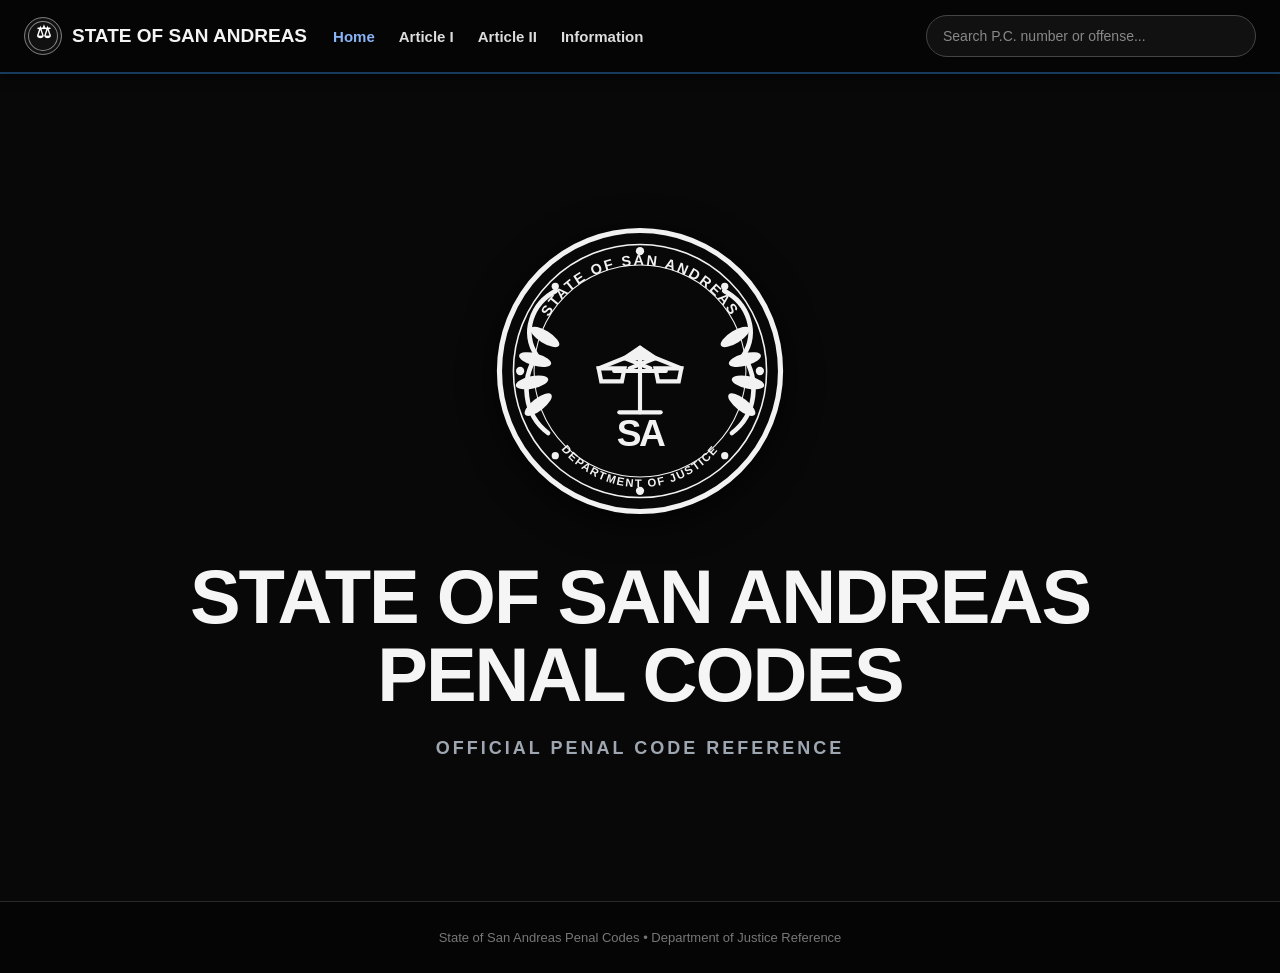
<file: index.html>
<!DOCTYPE html>
<html lang="en">
<head>
<meta charset="UTF-8"><meta name="viewport" content="width=device-width,initial-scale=1">
<title>State of San Andreas Penal Codes</title>
<link rel="stylesheet" href="styles.css">
</head>
<body>
<header class="site-header"><nav class="nav">
<a class="brand" href="index.html"><span class="brand-mark">SA</span><span>STATE OF SAN ANDREAS</span></a>
<button class="menu-toggle" aria-label="Open menu" onclick="document.querySelector('.nav-links').classList.toggle('open')">☰</button>
<div class="nav-links"><a class="active" href="index.html">Home</a><a href="article1.html">Article I</a><a href="article2.html">Article II</a><a href="information.html">Information</a></div>
<input class="global-search" id="globalSearch" type="search" placeholder="Search P.C. number or offense..." aria-label="Search Penal Code">
</nav></header>
<main class="hero-home">
<div>
<img class="seal" src="sa-seal.svg" alt="State of San Andreas Department of Justice seal">
<h1 class="home-title">STATE OF SAN ANDREAS<br>PENAL CODES</h1>
<p class="home-subtitle">OFFICIAL PENAL CODE REFERENCE</p>
</div>
</main>
<footer class="footer">State of San Andreas Penal Codes • Department of Justice Reference</footer>
<script>
const search=document.getElementById('globalSearch');
search.addEventListener('keydown',e=>{if(e.key==='Enter'&&search.value.trim())location.href='article2.html?q='+encodeURIComponent(search.value.trim())});
</script>
</body>
</html>
</file>
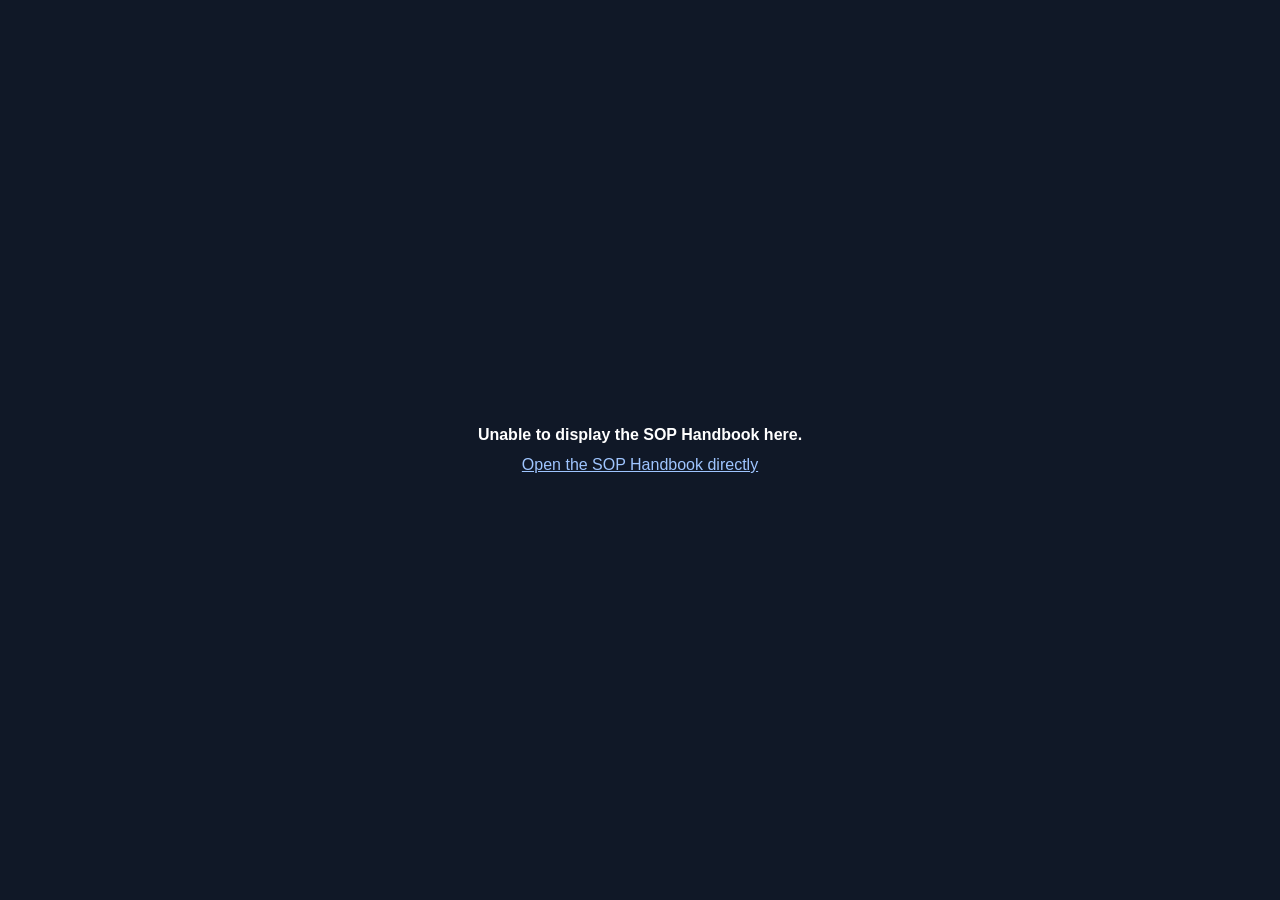
<file: sops/index.html>
<!doctype html>
<html lang="en">
<head>
  <meta charset="utf-8">
  <meta name="viewport" content="width=device-width, initial-scale=1">
  <meta name="theme-color" content="#101827">
  <title>LSPD Standard Operating Procedures</title>
  <style>
    * { box-sizing: border-box; }
    html, body { margin: 0; width: 100%; height: 100%; overflow: hidden; background: #101827; }
    iframe { display: block; width: 100%; height: 100%; border: 0; }
    .fallback { position: fixed; inset: 0; display: grid; place-content: center; gap: 12px; padding: 24px; color: #fff; font: 16px Arial, sans-serif; text-align: center; background: #101827; }
    .fallback a { color: #9fc5ff; }
  </style>
</head>
<body>
  <iframe
    src="https://lspd-government.github.io/LSPD-SOP-Handbook/"
    title="LSPD SOP Handbook"
    allow="fullscreen"
    onerror="document.getElementById('fallback').hidden = false">
  </iframe>
  <div class="fallback" id="fallback" hidden>
    <strong>Unable to display the SOP Handbook here.</strong>
    <a href="https://lspd-government.github.io/LSPD-SOP-Handbook/">Open the SOP Handbook directly</a>
  </div>
</body>
</html>
</file>
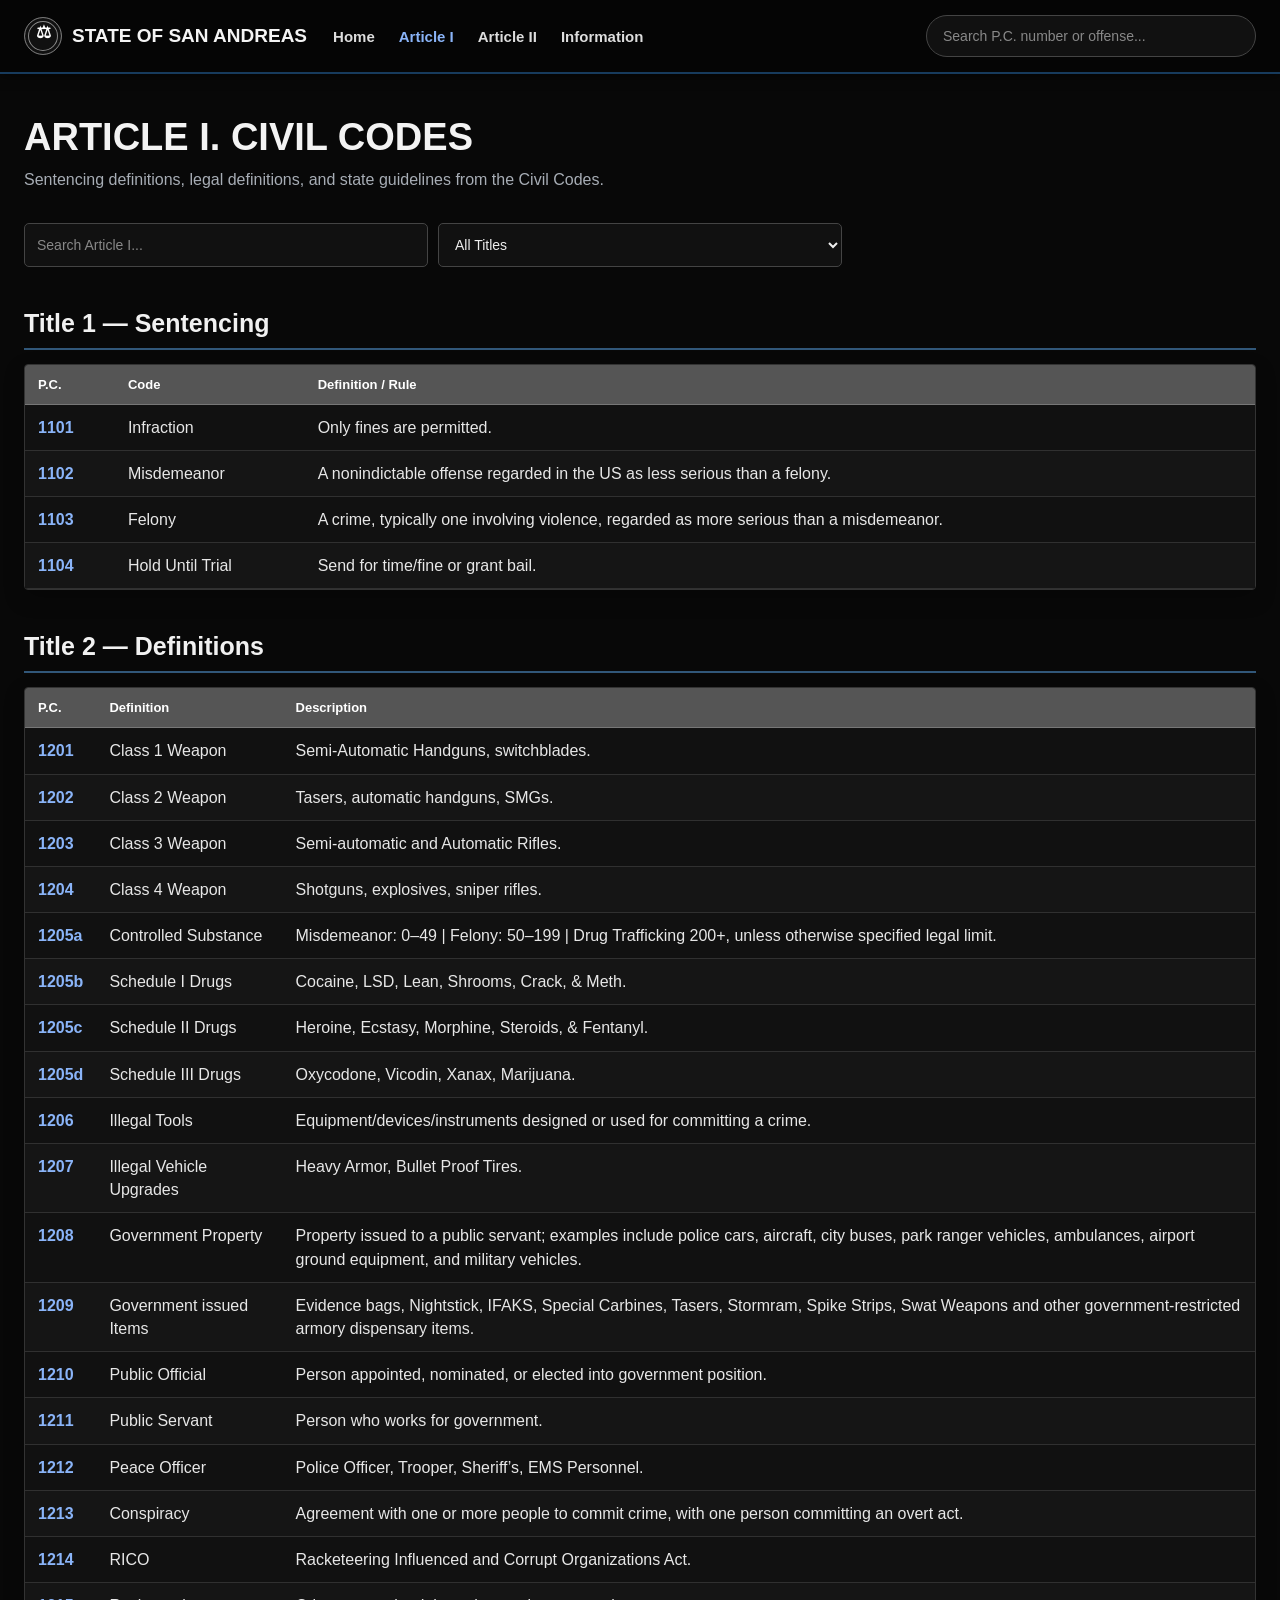
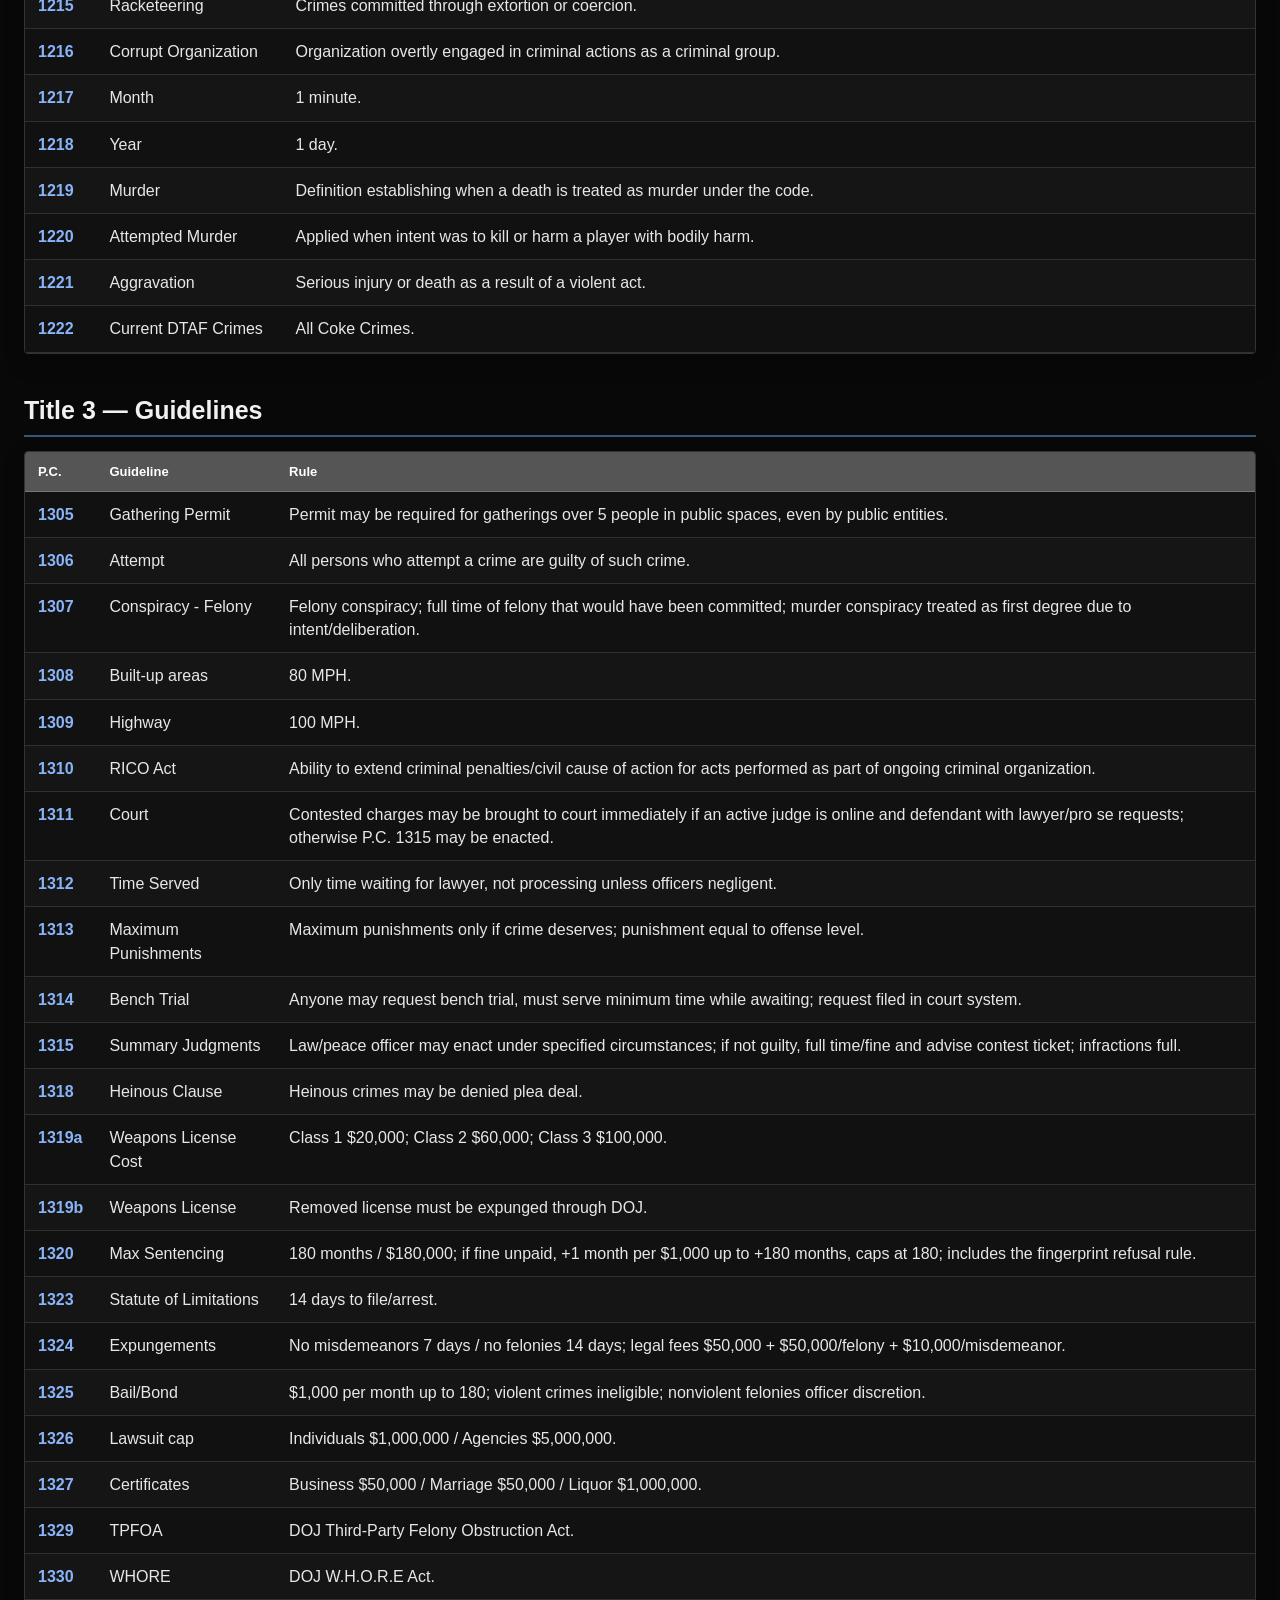
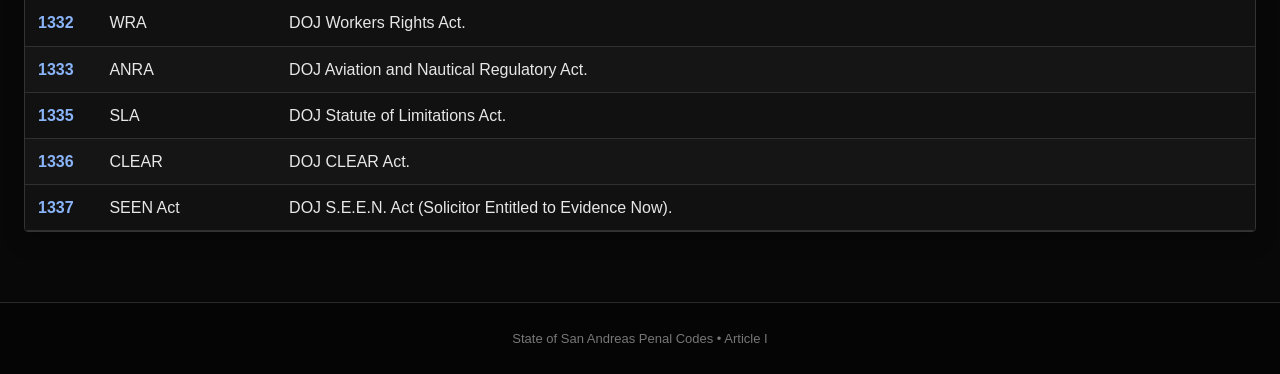
<file: article1.html>
<!DOCTYPE html>
<html lang="en">
<head>
<meta charset="UTF-8"><meta name="viewport" content="width=device-width,initial-scale=1">
<title>Article I | State of San Andreas Penal Codes</title><link rel="stylesheet" href="styles.css">
</head>
<body>
<header class="site-header"><nav class="nav">
<a class="brand" href="index.html"><span class="brand-mark">SA</span><span>STATE OF SAN ANDREAS</span></a>
<button class="menu-toggle" aria-label="Open menu" onclick="document.querySelector('.nav-links').classList.toggle('open')">☰</button>
<div class="nav-links"><a href="index.html">Home</a><a class="active" href="article1.html">Article I</a><a href="article2.html">Article II</a><a href="information.html">Information</a></div>
<input class="global-search" id="globalSearch" type="search" placeholder="Search P.C. number or offense..." aria-label="Search Penal Code">
</nav></header>
<main class="page">
<h1 class="page-title">ARTICLE I. CIVIL CODES</h1>
<p class="page-lead">Sentencing definitions, legal definitions, and state guidelines from the Civil Codes.</p>
<div class="toolbar"><input id="articleSearch" type="search" placeholder="Search Article I..."><select id="titleFilter"><option value="all">All Titles</option><option value="title1">Title 1 — Sentencing</option><option value="title2">Title 2 — Definitions</option><option value="title3">Title 3 — Guidelines</option></select></div>
<section data-title="title1"><h2 class="section-title">Title 1 — Sentencing</h2><div class="code-table-wrap"><table class="code-table"><thead><tr><th>P.C.</th><th>Code</th><th>Definition / Rule</th></tr></thead><tbody>
<tr><td class="pc">1101</td><td>Infraction</td><td>Only fines are permitted.</td></tr><tr><td class="pc">1102</td><td>Misdemeanor</td><td>A nonindictable offense regarded in the US as less serious than a felony.</td></tr><tr><td class="pc">1103</td><td>Felony</td><td>A crime, typically one involving violence, regarded as more serious than a misdemeanor.</td></tr><tr><td class="pc">1104</td><td>Hold Until Trial</td><td>Send for time/fine or grant bail.</td></tr>
</tbody></table></div></section>
<section data-title="title2"><h2 class="section-title">Title 2 — Definitions</h2><div class="code-table-wrap"><table class="code-table"><thead><tr><th>P.C.</th><th>Definition</th><th>Description</th></tr></thead><tbody>
<tr><td class="pc">1201</td><td>Class 1 Weapon</td><td>Semi-Automatic Handguns, switchblades.</td></tr><tr><td class="pc">1202</td><td>Class 2 Weapon</td><td>Tasers, automatic handguns, SMGs.</td></tr><tr><td class="pc">1203</td><td>Class 3 Weapon</td><td>Semi-automatic and Automatic Rifles.</td></tr><tr><td class="pc">1204</td><td>Class 4 Weapon</td><td>Shotguns, explosives, sniper rifles.</td></tr><tr><td class="pc">1205a</td><td>Controlled Substance</td><td>Misdemeanor: 0–49 | Felony: 50–199 | Drug Trafficking 200+, unless otherwise specified legal limit.</td></tr><tr><td class="pc">1205b</td><td>Schedule I Drugs</td><td>Cocaine, LSD, Lean, Shrooms, Crack, &amp; Meth.</td></tr><tr><td class="pc">1205c</td><td>Schedule II Drugs</td><td>Heroine, Ecstasy, Morphine, Steroids, &amp; Fentanyl.</td></tr><tr><td class="pc">1205d</td><td>Schedule III Drugs</td><td>Oxycodone, Vicodin, Xanax, Marijuana.</td></tr><tr><td class="pc">1206</td><td>Illegal Tools</td><td>Equipment/devices/instruments designed or used for committing a crime.</td></tr><tr><td class="pc">1207</td><td>Illegal Vehicle Upgrades</td><td>Heavy Armor, Bullet Proof Tires.</td></tr><tr><td class="pc">1208</td><td>Government Property</td><td>Property issued to a public servant; examples include police cars, aircraft, city buses, park ranger vehicles, ambulances, airport ground equipment, and military vehicles.</td></tr><tr><td class="pc">1209</td><td>Government issued Items</td><td>Evidence bags, Nightstick, IFAKS, Special Carbines, Tasers, Stormram, Spike Strips, Swat Weapons and other government-restricted armory dispensary items.</td></tr><tr><td class="pc">1210</td><td>Public Official</td><td>Person appointed, nominated, or elected into government position.</td></tr><tr><td class="pc">1211</td><td>Public Servant</td><td>Person who works for government.</td></tr><tr><td class="pc">1212</td><td>Peace Officer</td><td>Police Officer, Trooper, Sheriff’s, EMS Personnel.</td></tr><tr><td class="pc">1213</td><td>Conspiracy</td><td>Agreement with one or more people to commit crime, with one person committing an overt act.</td></tr><tr><td class="pc">1214</td><td>RICO</td><td>Racketeering Influenced and Corrupt Organizations Act.</td></tr><tr><td class="pc">1215</td><td>Racketeering</td><td>Crimes committed through extortion or coercion.</td></tr><tr><td class="pc">1216</td><td>Corrupt Organization</td><td>Organization overtly engaged in criminal actions as a criminal group.</td></tr><tr><td class="pc">1217</td><td>Month</td><td>1 minute.</td></tr><tr><td class="pc">1218</td><td>Year</td><td>1 day.</td></tr><tr><td class="pc">1219</td><td>Murder</td><td>Definition establishing when a death is treated as murder under the code.</td></tr><tr><td class="pc">1220</td><td>Attempted Murder</td><td>Applied when intent was to kill or harm a player with bodily harm.</td></tr><tr><td class="pc">1221</td><td>Aggravation</td><td>Serious injury or death as a result of a violent act.</td></tr><tr><td class="pc">1222</td><td>Current DTAF Crimes</td><td>All Coke Crimes.</td></tr>
</tbody></table></div></section>
<section data-title="title3"><h2 class="section-title">Title 3 — Guidelines</h2><div class="code-table-wrap"><table class="code-table"><thead><tr><th>P.C.</th><th>Guideline</th><th>Rule</th></tr></thead><tbody>
<tr><td class="pc">1305</td><td>Gathering Permit</td><td>Permit may be required for gatherings over 5 people in public spaces, even by public entities.</td></tr><tr><td class="pc">1306</td><td>Attempt</td><td>All persons who attempt a crime are guilty of such crime.</td></tr><tr><td class="pc">1307</td><td>Conspiracy - Felony</td><td>Felony conspiracy; full time of felony that would have been committed; murder conspiracy treated as first degree due to intent/deliberation.</td></tr><tr><td class="pc">1308</td><td>Built-up areas</td><td>80 MPH.</td></tr><tr><td class="pc">1309</td><td>Highway</td><td>100 MPH.</td></tr><tr><td class="pc">1310</td><td>RICO Act</td><td>Ability to extend criminal penalties/civil cause of action for acts performed as part of ongoing criminal organization.</td></tr><tr><td class="pc">1311</td><td>Court</td><td>Contested charges may be brought to court immediately if an active judge is online and defendant with lawyer/pro se requests; otherwise P.C. 1315 may be enacted.</td></tr><tr><td class="pc">1312</td><td>Time Served</td><td>Only time waiting for lawyer, not processing unless officers negligent.</td></tr><tr><td class="pc">1313</td><td>Maximum Punishments</td><td>Maximum punishments only if crime deserves; punishment equal to offense level.</td></tr><tr><td class="pc">1314</td><td>Bench Trial</td><td>Anyone may request bench trial, must serve minimum time while awaiting; request filed in court system.</td></tr><tr><td class="pc">1315</td><td>Summary Judgments</td><td>Law/peace officer may enact under specified circumstances; if not guilty, full time/fine and advise contest ticket; infractions full.</td></tr><tr><td class="pc">1318</td><td>Heinous Clause</td><td>Heinous crimes may be denied plea deal.</td></tr><tr><td class="pc">1319a</td><td>Weapons License Cost</td><td>Class 1 $20,000; Class 2 $60,000; Class 3 $100,000.</td></tr><tr><td class="pc">1319b</td><td>Weapons License</td><td>Removed license must be expunged through DOJ.</td></tr><tr><td class="pc">1320</td><td>Max Sentencing</td><td>180 months / $180,000; if fine unpaid, +1 month per $1,000 up to +180 months, caps at 180; includes the fingerprint refusal rule.</td></tr><tr><td class="pc">1323</td><td>Statute of Limitations</td><td>14 days to file/arrest.</td></tr><tr><td class="pc">1324</td><td>Expungements</td><td>No misdemeanors 7 days / no felonies 14 days; legal fees $50,000 + $50,000/felony + $10,000/misdemeanor.</td></tr><tr><td class="pc">1325</td><td>Bail/Bond</td><td>$1,000 per month up to 180; violent crimes ineligible; nonviolent felonies officer discretion.</td></tr><tr><td class="pc">1326</td><td>Lawsuit cap</td><td>Individuals $1,000,000 / Agencies $5,000,000.</td></tr><tr><td class="pc">1327</td><td>Certificates</td><td>Business $50,000 / Marriage $50,000 / Liquor $1,000,000.</td></tr><tr><td class="pc">1329</td><td>TPFOA</td><td>DOJ Third-Party Felony Obstruction Act.</td></tr><tr><td class="pc">1330</td><td>WHORE</td><td>DOJ W.H.O.R.E Act.</td></tr><tr><td class="pc">1332</td><td>WRA</td><td>DOJ Workers Rights Act.</td></tr><tr><td class="pc">1333</td><td>ANRA</td><td>DOJ Aviation and Nautical Regulatory Act.</td></tr><tr><td class="pc">1335</td><td>SLA</td><td>DOJ Statute of Limitations Act.</td></tr><tr><td class="pc">1336</td><td>CLEAR</td><td>DOJ CLEAR Act.</td></tr><tr><td class="pc">1337</td><td>SEEN Act</td><td>DOJ S.E.E.N. Act (Solicitor Entitled to Evidence Now).</td></tr>
</tbody></table></div></section>
</main>
<footer class="footer">State of San Andreas Penal Codes • Article I</footer>
<script>
const globalSearch=document.getElementById('globalSearch');const articleSearch=document.getElementById('articleSearch');const titleFilter=document.getElementById('titleFilter');
globalSearch.addEventListener('keydown',e=>{if(e.key==='Enter'&&globalSearch.value.trim())location.href='article2.html?q='+encodeURIComponent(globalSearch.value.trim())});
function filterArticle(){const q=articleSearch.value.toLowerCase();const title=titleFilter.value;document.querySelectorAll('section[data-title]').forEach(sec=>{let show=title==='all'||sec.dataset.title===title;if(show&&q){show=sec.innerText.toLowerCase().includes(q)}sec.style.display=show?'block':'none'});}
articleSearch.addEventListener('input',filterArticle);titleFilter.addEventListener('change',filterArticle);
</script>
</body>
</html>
</file>
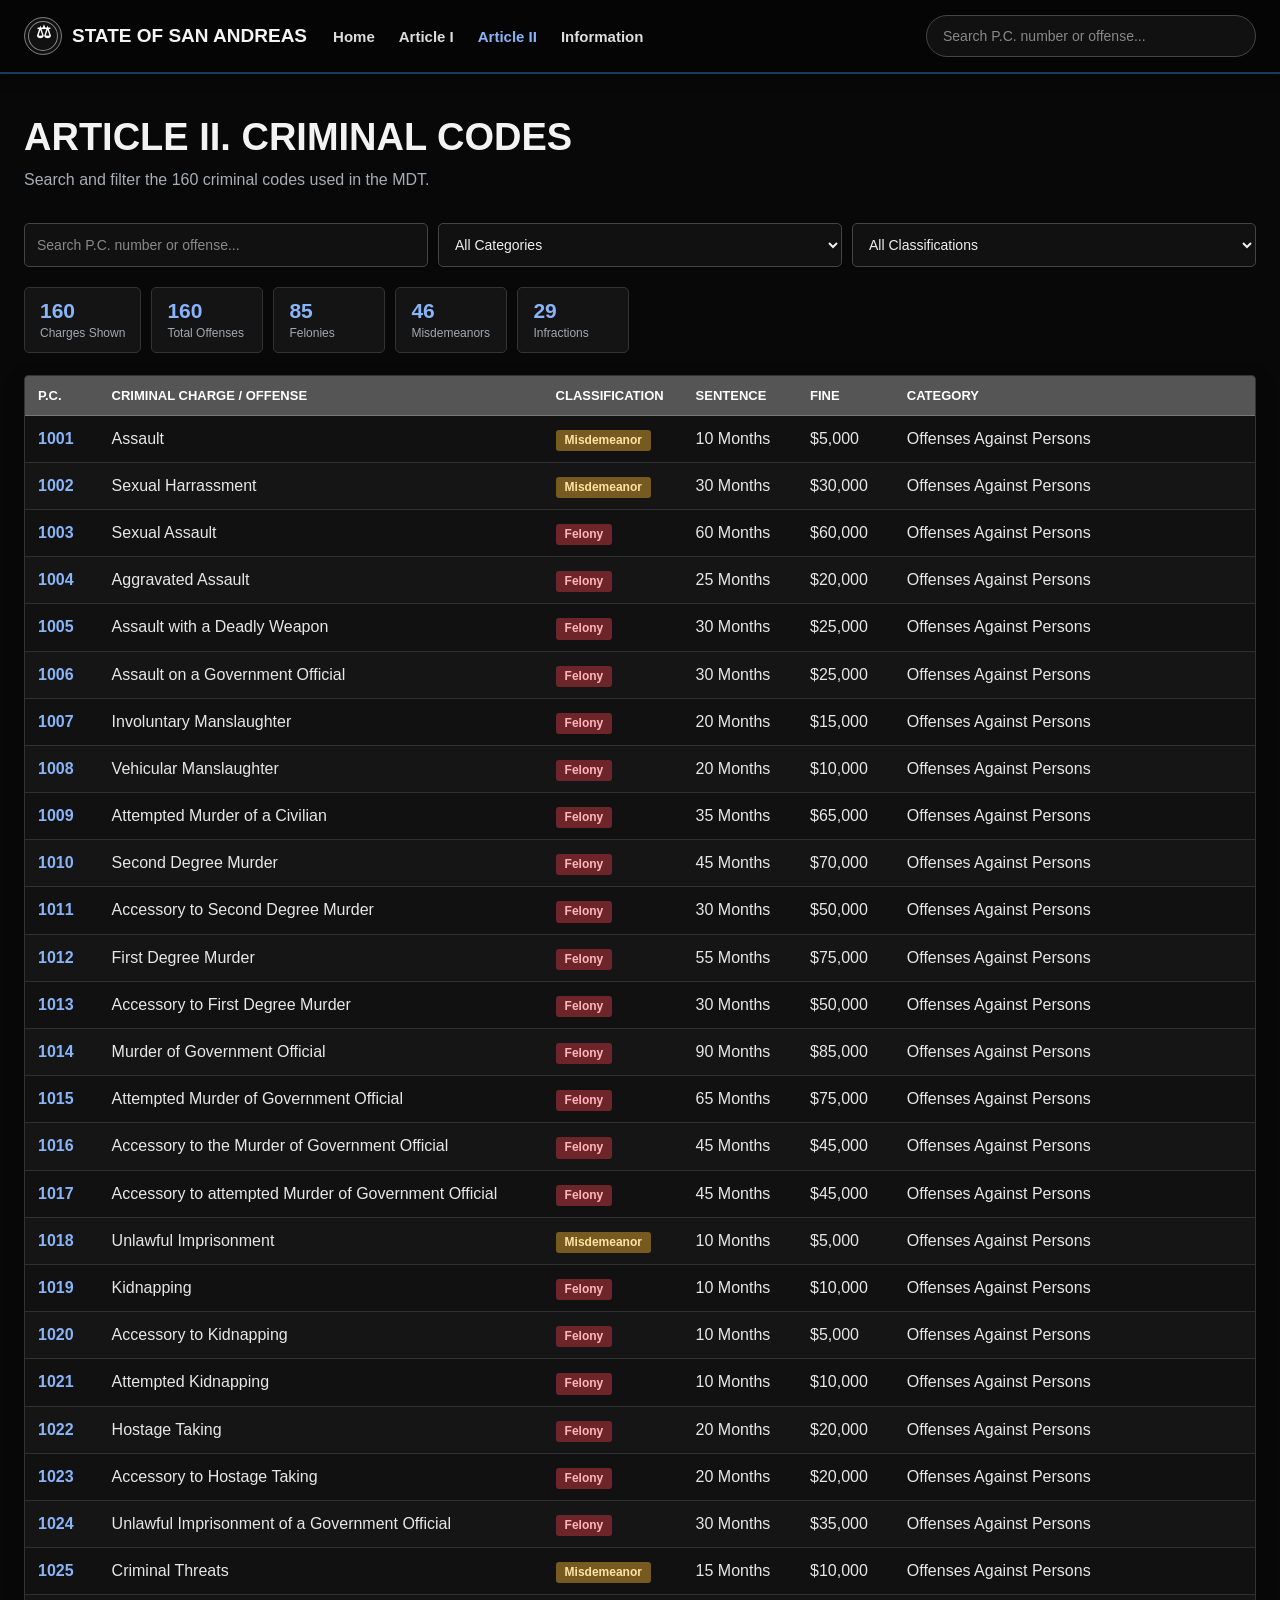
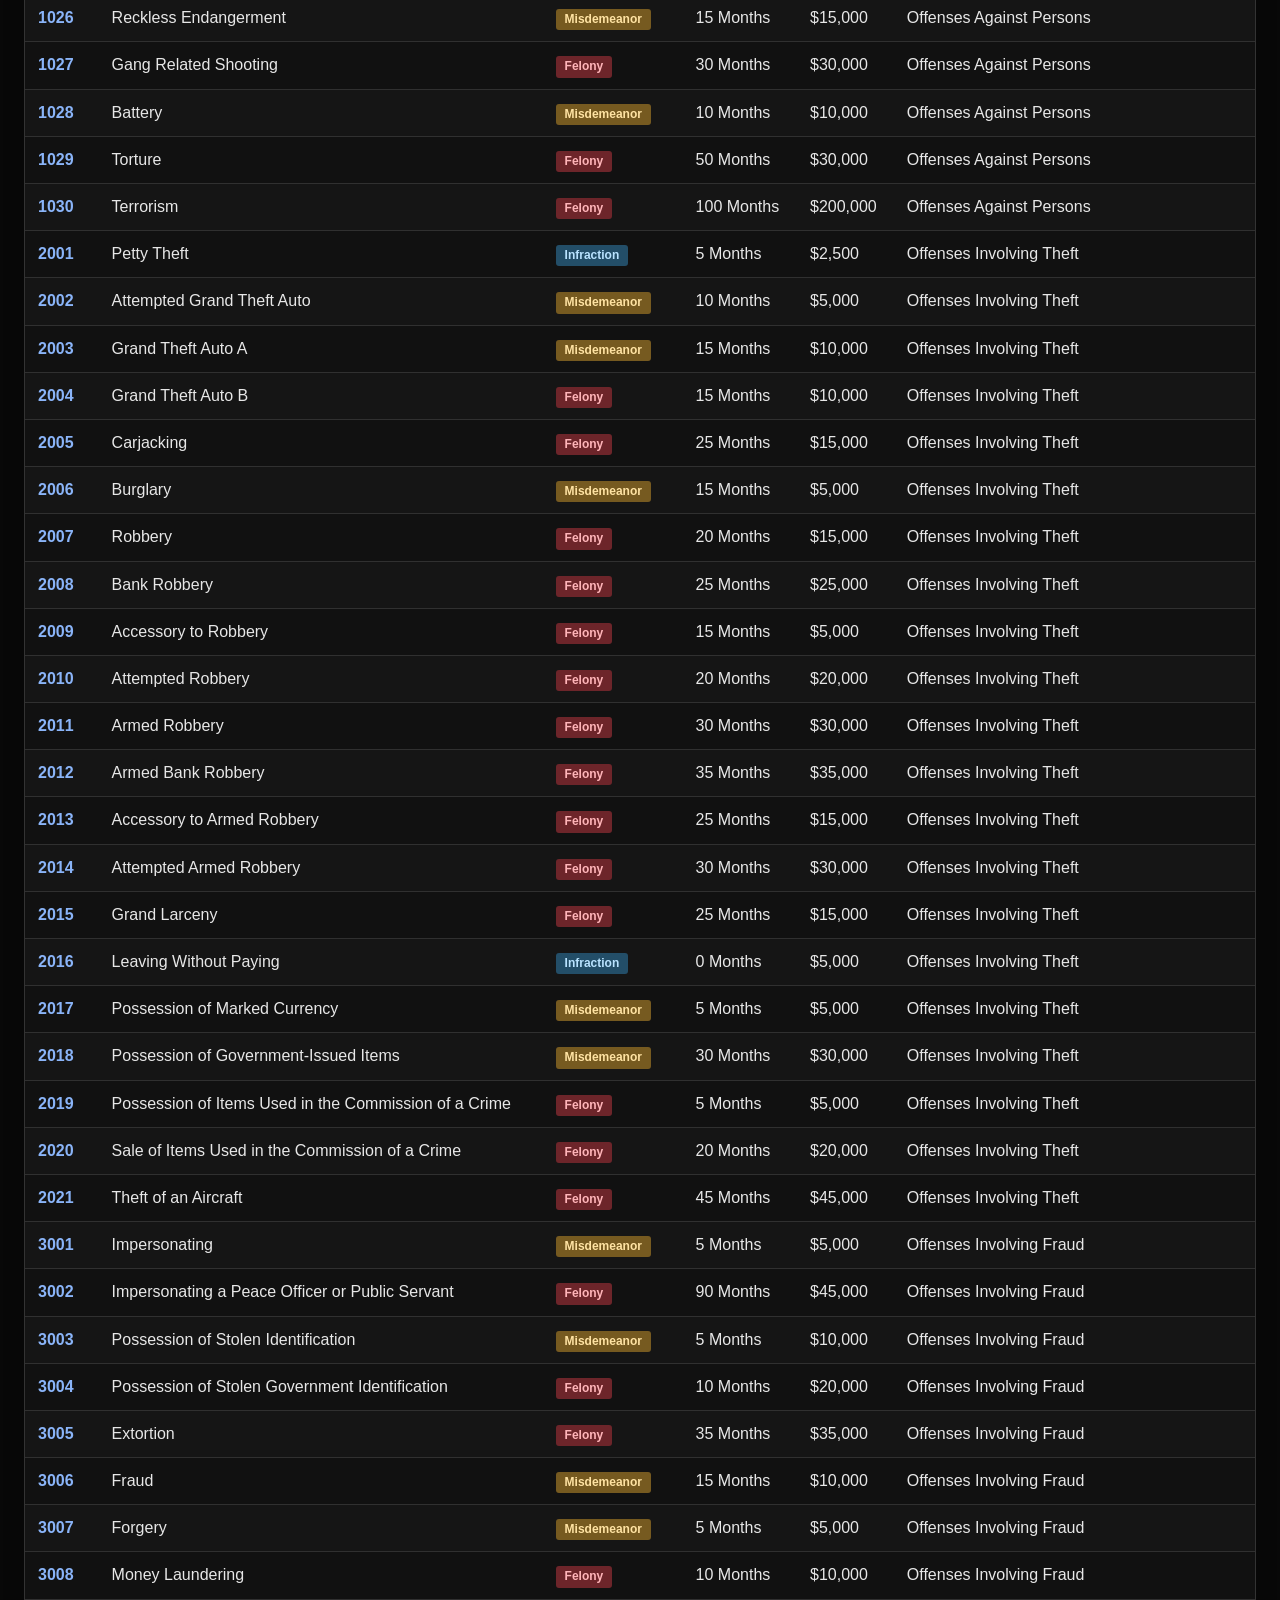
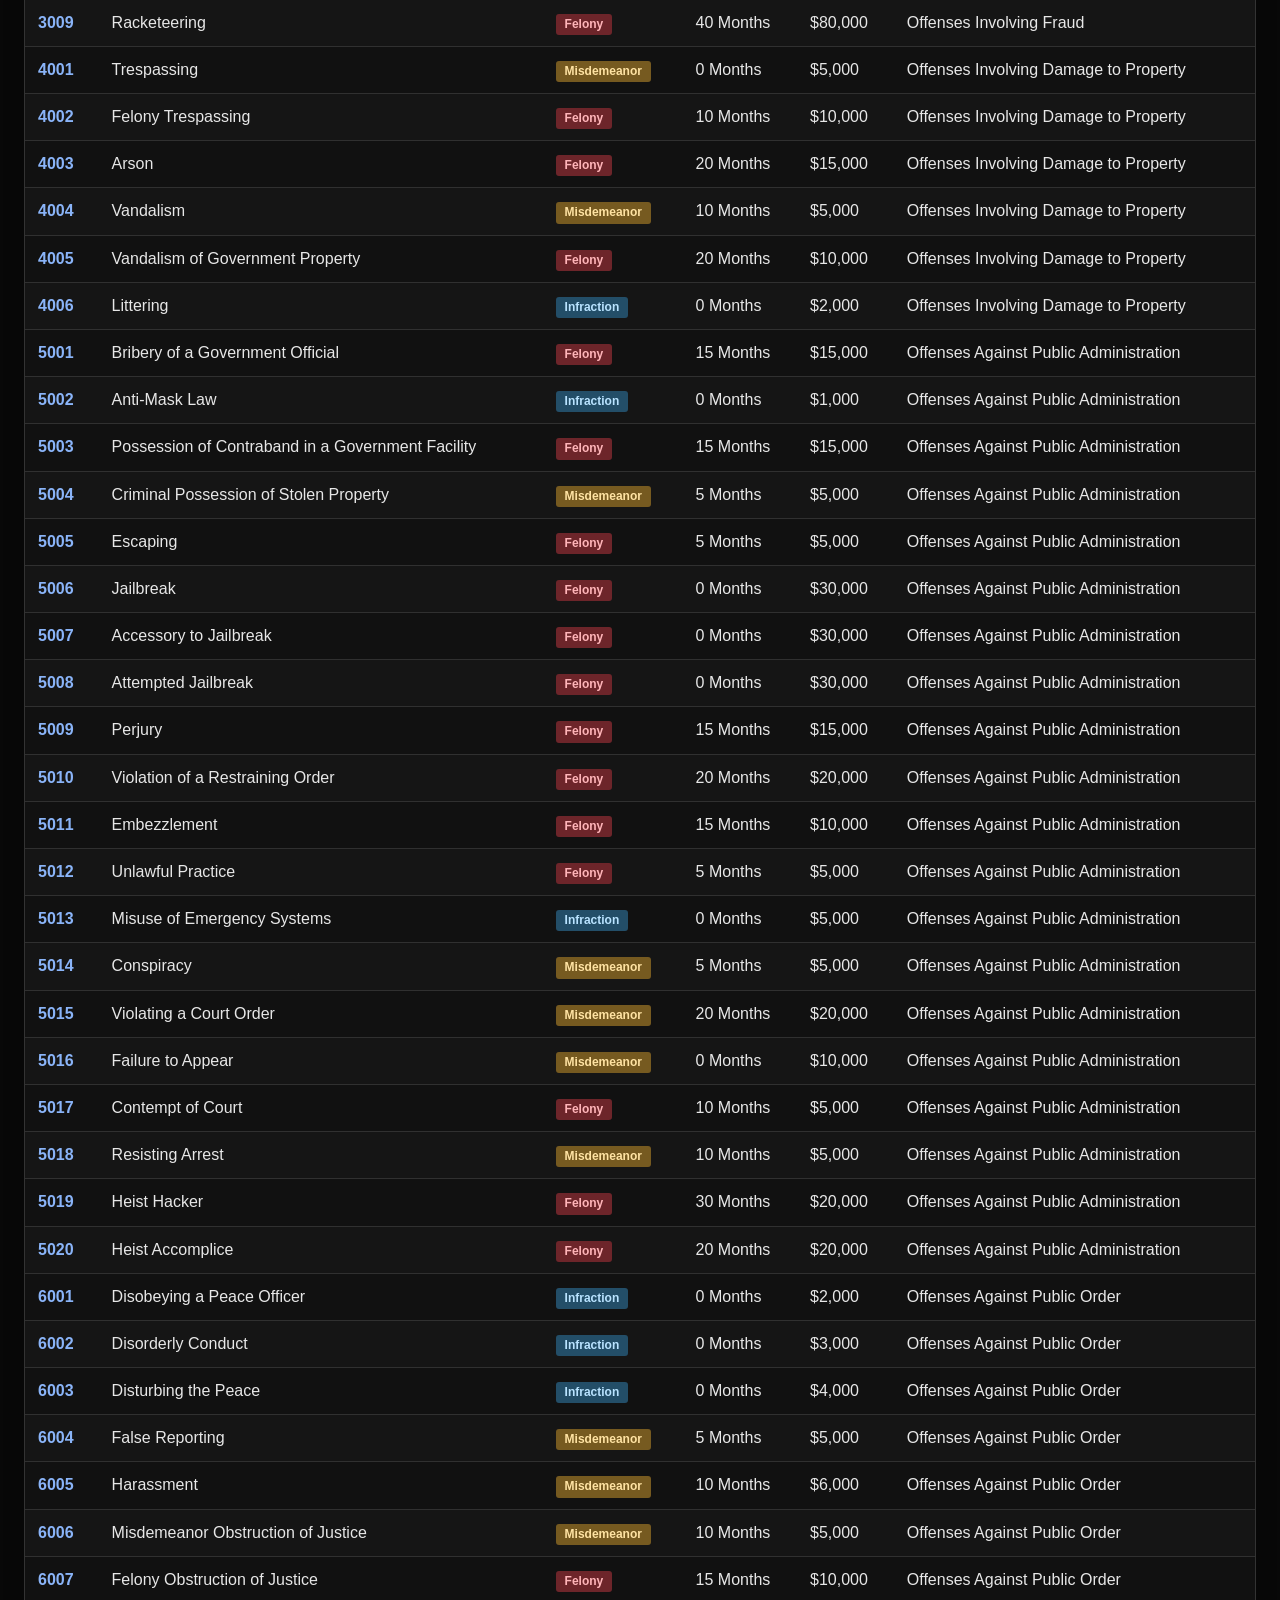
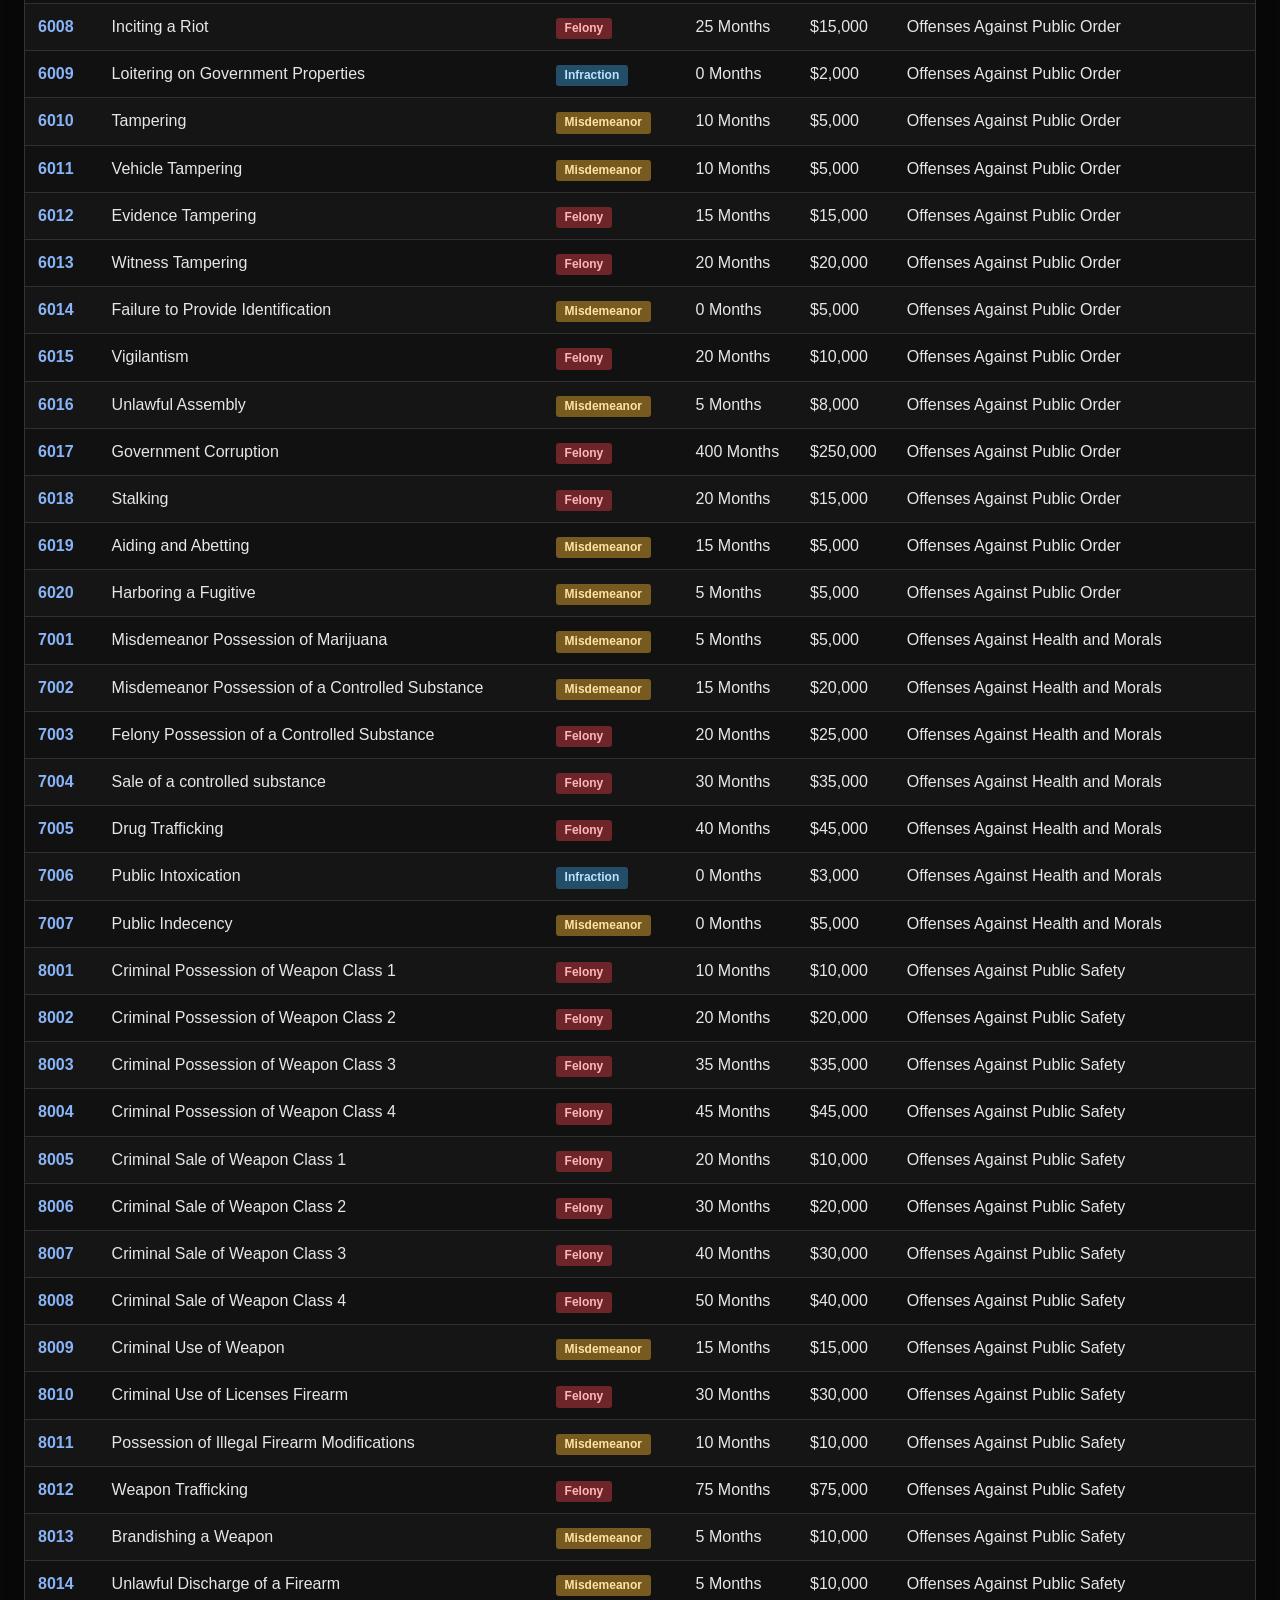
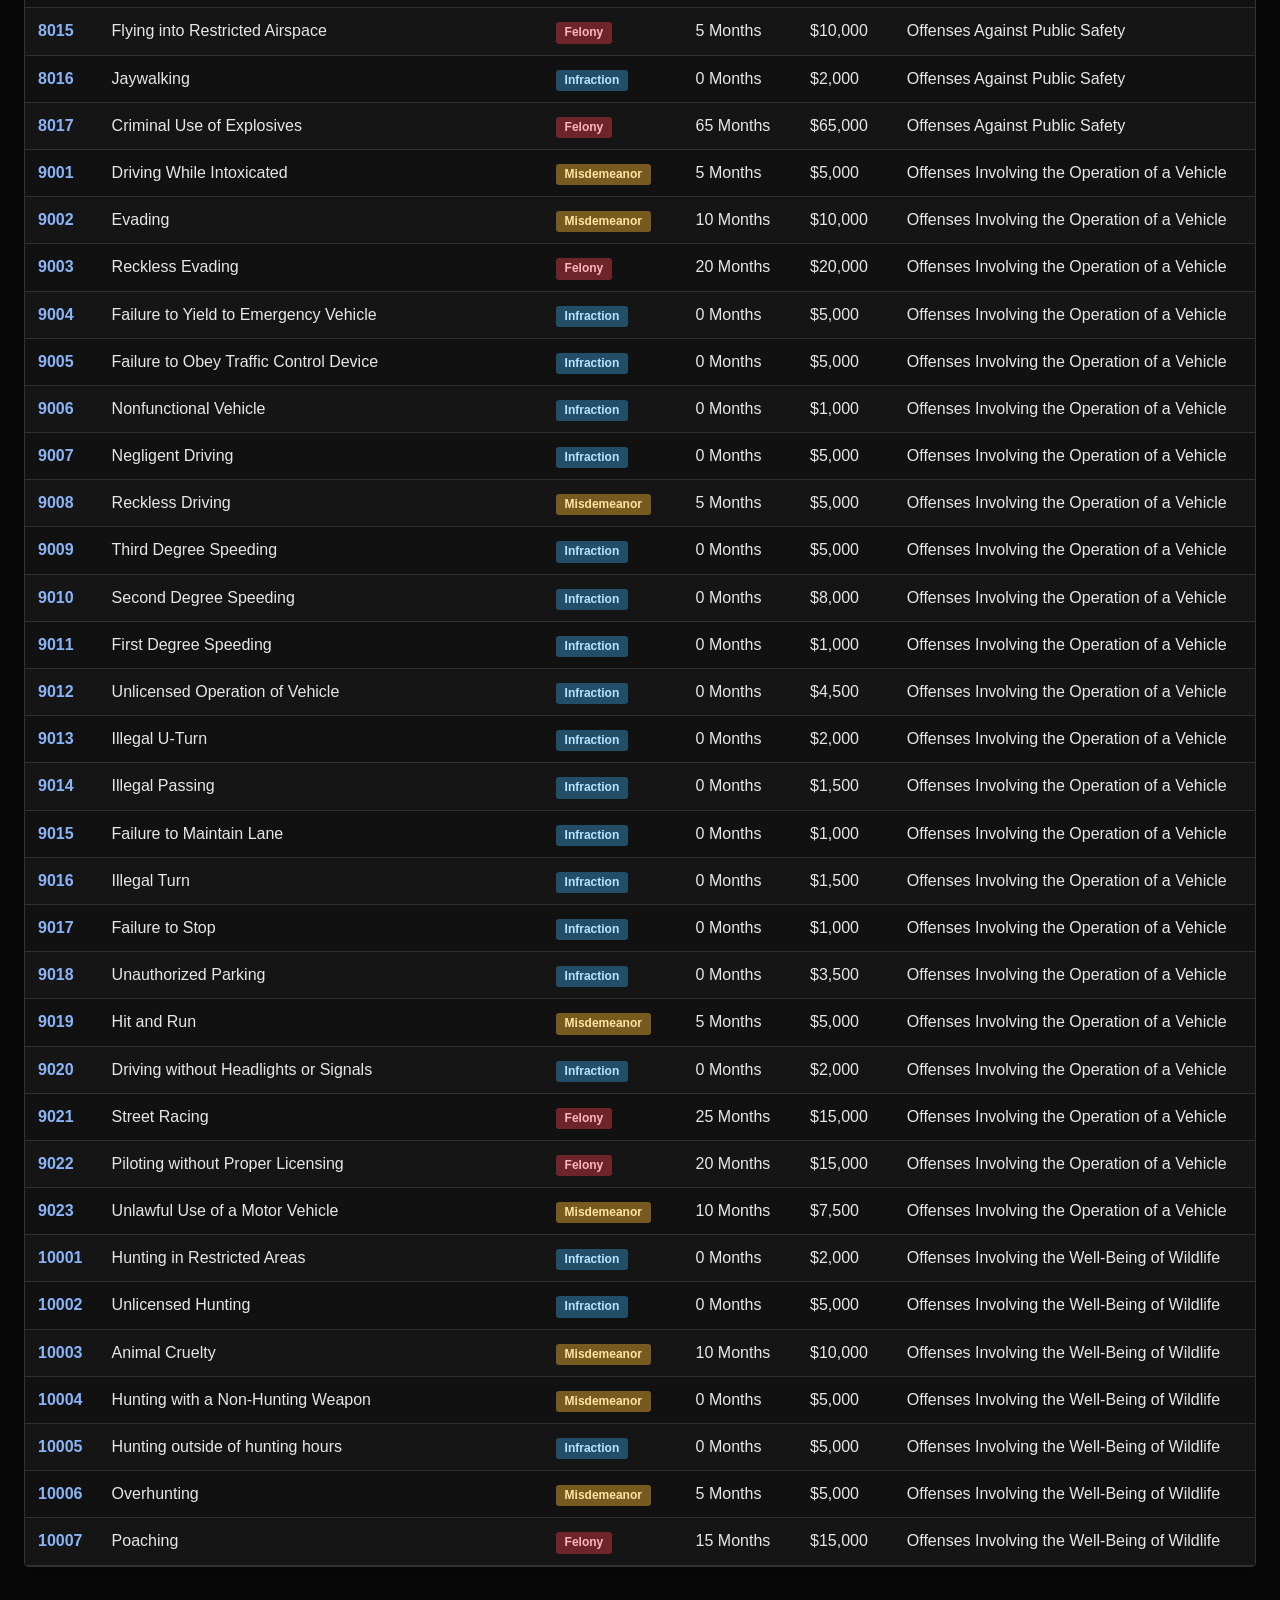
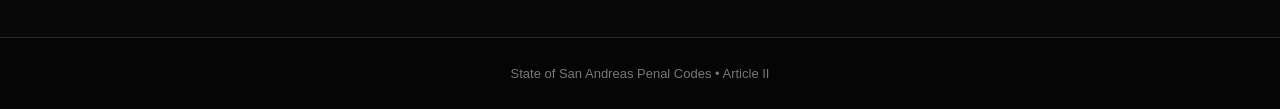
<file: article2.html>
<!DOCTYPE html>
<html lang="en">
<head>
<meta charset="UTF-8"><meta name="viewport" content="width=device-width,initial-scale=1">
<title>Article II | State of San Andreas Penal Codes</title><link rel="stylesheet" href="styles.css?v=4">
</head>
<body>
<header class="site-header"><nav class="nav">
<a class="brand" href="index.html"><span class="brand-mark">SA</span><span>STATE OF SAN ANDREAS</span></a>
<button class="menu-toggle" aria-label="Open menu" onclick="document.querySelector('.nav-links').classList.toggle('open')">☰</button>
<div class="nav-links"><a href="index.html">Home</a><a href="article1.html">Article I</a><a class="active" href="article2.html">Article II</a><a href="information.html">Information</a></div>
<input class="global-search" id="globalSearch" type="search" placeholder="Search P.C. number or offense..." aria-label="Search Penal Code">
</nav></header>
<main class="page">
<h1 class="page-title">ARTICLE II. CRIMINAL CODES</h1>
<p class="page-lead">Search and filter the 160 criminal codes used in the MDT.</p>
<div class="toolbar"><input id="search" type="search" placeholder="Search P.C. number or offense..."><select id="category"><option>All Categories</option></select><select id="classification"><option>All Classifications</option><option>Felony</option><option>Misdemeanor</option><option>Infraction</option></select></div>
<div class="stats"><div class="stat"><strong id="shown">160</strong><span>Charges Shown</span></div><div class="stat"><strong>160</strong><span>Total Offenses</span></div><div class="stat"><strong id="felonies">89</strong><span>Felonies</span></div><div class="stat"><strong id="misdemeanors">40</strong><span>Misdemeanors</span></div><div class="stat"><strong id="infractions">31</strong><span>Infractions</span></div></div>
<div class="code-table-wrap"><table class="code-table"><thead><tr><th>P.C.</th><th>CRIMINAL CHARGE / OFFENSE</th><th>CLASSIFICATION</th><th>SENTENCE</th><th>FINE</th><th>CATEGORY</th></tr></thead><tbody id="codes"></tbody></table></div>
</main>
<footer class="footer">State of San Andreas Penal Codes • Article II</footer>
<script>
const C=[
['1001','Assault','Misdemeanor',10,5000,'Offenses Against Persons'],['1002','Sexual Harrassment','Misdemeanor',30,30000,'Offenses Against Persons'],['1003','Sexual Assault','Felony',60,60000,'Offenses Against Persons'],['1004','Aggravated Assault','Felony',25,20000,'Offenses Against Persons'],['1005','Assault with a Deadly Weapon','Felony',30,25000,'Offenses Against Persons'],['1006','Assault on a Government Official','Felony',30,25000,'Offenses Against Persons'],['1007','Involuntary Manslaughter','Felony',20,15000,'Offenses Against Persons'],['1008','Vehicular Manslaughter','Felony',20,10000,'Offenses Against Persons'],['1009','Attempted Murder of a Civilian','Felony',35,65000,'Offenses Against Persons'],['1010','Second Degree Murder','Felony',45,70000,'Offenses Against Persons'],['1011','Accessory to Second Degree Murder','Felony',30,50000,'Offenses Against Persons'],['1012','First Degree Murder','Felony',55,75000,'Offenses Against Persons'],['1013','Accessory to First Degree Murder','Felony',30,50000,'Offenses Against Persons'],['1014','Murder of Government Official','Felony',90,85000,'Offenses Against Persons'],['1015','Attempted Murder of Government Official','Felony',65,75000,'Offenses Against Persons'],['1016','Accessory to the Murder of Government Official','Felony',45,45000,'Offenses Against Persons'],['1017','Accessory to attempted Murder of Government Official','Felony',45,45000,'Offenses Against Persons'],['1018','Unlawful Imprisonment','Misdemeanor',10,5000,'Offenses Against Persons'],['1019','Kidnapping','Felony',10,10000,'Offenses Against Persons'],['1020','Accessory to Kidnapping','Felony',10,5000,'Offenses Against Persons'],['1021','Attempted Kidnapping','Felony',10,10000,'Offenses Against Persons'],['1022','Hostage Taking','Felony',20,20000,'Offenses Against Persons'],['1023','Accessory to Hostage Taking','Felony',20,20000,'Offenses Against Persons'],['1024','Unlawful Imprisonment of a Government Official','Felony',30,35000,'Offenses Against Persons'],['1025','Criminal Threats','Misdemeanor',15,10000,'Offenses Against Persons'],['1026','Reckless Endangerment','Misdemeanor',15,15000,'Offenses Against Persons'],['1027','Gang Related Shooting','Felony',30,30000,'Offenses Against Persons'],['1028','Battery','Misdemeanor',10,10000,'Offenses Against Persons'],['1029','Torture','Felony',50,30000,'Offenses Against Persons'],['1030','Terrorism','Felony',100,200000,'Offenses Against Persons'],
['2001','Petty Theft','Infraction',5,2500,'Offenses Involving Theft'],['2002','Attempted Grand Theft Auto','Misdemeanor',10,5000,'Offenses Involving Theft'],['2003','Grand Theft Auto A','Misdemeanor',15,10000,'Offenses Involving Theft'],['2004','Grand Theft Auto B','Felony',15,10000,'Offenses Involving Theft'],['2005','Carjacking','Felony',25,15000,'Offenses Involving Theft'],['2006','Burglary','Misdemeanor',15,5000,'Offenses Involving Theft'],['2007','Robbery','Felony',20,15000,'Offenses Involving Theft'],['2008','Bank Robbery','Felony',25,25000,'Offenses Involving Theft'],['2009','Accessory to Robbery','Felony',15,5000,'Offenses Involving Theft'],['2010','Attempted Robbery','Felony',20,20000,'Offenses Involving Theft'],['2011','Armed Robbery','Felony',30,30000,'Offenses Involving Theft'],['2012','Armed Bank Robbery','Felony',35,35000,'Offenses Involving Theft'],['2013','Accessory to Armed Robbery','Felony',25,15000,'Offenses Involving Theft'],['2014','Attempted Armed Robbery','Felony',30,30000,'Offenses Involving Theft'],['2015','Grand Larceny','Felony',25,15000,'Offenses Involving Theft'],['2016','Leaving Without Paying','Infraction',0,5000,'Offenses Involving Theft'],['2017','Possession of Marked Currency','Misdemeanor',5,5000,'Offenses Involving Theft'],['2018','Possession of Government-Issued Items','Misdemeanor',30,30000,'Offenses Involving Theft'],['2019','Possession of Items Used in the Commission of a Crime','Felony',5,5000,'Offenses Involving Theft'],['2020','Sale of Items Used in the Commission of a Crime','Felony',20,20000,'Offenses Involving Theft'],['2021','Theft of an Aircraft','Felony',45,45000,'Offenses Involving Theft'],
['3001','Impersonating','Misdemeanor',5,5000,'Offenses Involving Fraud'],['3002','Impersonating a Peace Officer or Public Servant','Felony',90,45000,'Offenses Involving Fraud'],['3003','Possession of Stolen Identification','Misdemeanor',5,10000,'Offenses Involving Fraud'],['3004','Possession of Stolen Government Identification','Felony',10,20000,'Offenses Involving Fraud'],['3005','Extortion','Felony',35,35000,'Offenses Involving Fraud'],['3006','Fraud','Misdemeanor',15,10000,'Offenses Involving Fraud'],['3007','Forgery','Misdemeanor',5,5000,'Offenses Involving Fraud'],['3008','Money Laundering','Felony',10,10000,'Offenses Involving Fraud'],['3009','Racketeering','Felony',40,80000,'Offenses Involving Fraud'],
['4001','Trespassing','Misdemeanor',0,5000,'Offenses Involving Damage to Property'],['4002','Felony Trespassing','Felony',10,10000,'Offenses Involving Damage to Property'],['4003','Arson','Felony',20,15000,'Offenses Involving Damage to Property'],['4004','Vandalism','Misdemeanor',10,5000,'Offenses Involving Damage to Property'],['4005','Vandalism of Government Property','Felony',20,10000,'Offenses Involving Damage to Property'],['4006','Littering','Infraction',0,2000,'Offenses Involving Damage to Property'],
['5001','Bribery of a Government Official','Felony',15,15000,'Offenses Against Public Administration'],['5002','Anti-Mask Law','Infraction',0,1000,'Offenses Against Public Administration'],['5003','Possession of Contraband in a Government Facility','Felony',15,15000,'Offenses Against Public Administration'],['5004','Criminal Possession of Stolen Property','Misdemeanor',5,5000,'Offenses Against Public Administration'],['5005','Escaping','Felony',5,5000,'Offenses Against Public Administration'],['5006','Jailbreak','Felony',0,30000,'Offenses Against Public Administration'],['5007','Accessory to Jailbreak','Felony',0,30000,'Offenses Against Public Administration'],['5008','Attempted Jailbreak','Felony',0,30000,'Offenses Against Public Administration'],['5009','Perjury','Felony',15,15000,'Offenses Against Public Administration'],['5010','Violation of a Restraining Order','Felony',20,20000,'Offenses Against Public Administration'],['5011','Embezzlement','Felony',15,10000,'Offenses Against Public Administration'],['5012','Unlawful Practice','Felony',5,5000,'Offenses Against Public Administration'],['5013','Misuse of Emergency Systems','Infraction',0,5000,'Offenses Against Public Administration'],['5014','Conspiracy','Misdemeanor',5,5000,'Offenses Against Public Administration'],['5015','Violating a Court Order','Misdemeanor',20,20000,'Offenses Against Public Administration'],['5016','Failure to Appear','Misdemeanor',0,10000,'Offenses Against Public Administration'],['5017','Contempt of Court','Felony',10,5000,'Offenses Against Public Administration'],['5018','Resisting Arrest','Misdemeanor',10,5000,'Offenses Against Public Administration'],['5019','Heist Hacker','Felony',30,20000,'Offenses Against Public Administration'],['5020','Heist Accomplice','Felony',20,20000,'Offenses Against Public Administration'],
['6001','Disobeying a Peace Officer','Infraction',0,2000,'Offenses Against Public Order'],['6002','Disorderly Conduct','Infraction',0,3000,'Offenses Against Public Order'],['6003','Disturbing the Peace','Infraction',0,4000,'Offenses Against Public Order'],['6004','False Reporting','Misdemeanor',5,5000,'Offenses Against Public Order'],['6005','Harassment','Misdemeanor',10,6000,'Offenses Against Public Order'],['6006','Misdemeanor Obstruction of Justice','Misdemeanor',10,5000,'Offenses Against Public Order'],['6007','Felony Obstruction of Justice','Felony',15,10000,'Offenses Against Public Order'],['6008','Inciting a Riot','Felony',25,15000,'Offenses Against Public Order'],['6009','Loitering on Government Properties','Infraction',0,2000,'Offenses Against Public Order'],['6010','Tampering','Misdemeanor',10,5000,'Offenses Against Public Order'],['6011','Vehicle Tampering','Misdemeanor',10,5000,'Offenses Against Public Order'],['6012','Evidence Tampering','Felony',15,15000,'Offenses Against Public Order'],['6013','Witness Tampering','Felony',20,20000,'Offenses Against Public Order'],['6014','Failure to Provide Identification','Misdemeanor',0,5000,'Offenses Against Public Order'],['6015','Vigilantism','Felony',20,10000,'Offenses Against Public Order'],['6016','Unlawful Assembly','Misdemeanor',5,8000,'Offenses Against Public Order'],['6017','Government Corruption','Felony',400,250000,'Offenses Against Public Order'],['6018','Stalking','Felony',20,15000,'Offenses Against Public Order'],['6019','Aiding and Abetting','Misdemeanor',15,5000,'Offenses Against Public Order'],['6020','Harboring a Fugitive','Misdemeanor',5,5000,'Offenses Against Public Order'],
['7001','Misdemeanor Possession of Marijuana','Misdemeanor',5,5000,'Offenses Against Health and Morals'],['7002','Misdemeanor Possession of a Controlled Substance','Misdemeanor',15,20000,'Offenses Against Health and Morals'],['7003','Felony Possession of a Controlled Substance','Felony',20,25000,'Offenses Against Health and Morals'],['7004','Sale of a controlled substance','Felony',30,35000,'Offenses Against Health and Morals'],['7005','Drug Trafficking','Felony',40,45000,'Offenses Against Health and Morals'],['7006','Public Intoxication','Infraction',0,3000,'Offenses Against Health and Morals'],['7007','Public Indecency','Misdemeanor',0,5000,'Offenses Against Health and Morals'],
['8001','Criminal Possession of Weapon Class 1','Felony',10,10000,'Offenses Against Public Safety'],['8002','Criminal Possession of Weapon Class 2','Felony',20,20000,'Offenses Against Public Safety'],['8003','Criminal Possession of Weapon Class 3','Felony',35,35000,'Offenses Against Public Safety'],['8004','Criminal Possession of Weapon Class 4','Felony',45,45000,'Offenses Against Public Safety'],['8005','Criminal Sale of Weapon Class 1','Felony',20,10000,'Offenses Against Public Safety'],['8006','Criminal Sale of Weapon Class 2','Felony',30,20000,'Offenses Against Public Safety'],['8007','Criminal Sale of Weapon Class 3','Felony',40,30000,'Offenses Against Public Safety'],['8008','Criminal Sale of Weapon Class 4','Felony',50,40000,'Offenses Against Public Safety'],['8009','Criminal Use of Weapon','Misdemeanor',15,15000,'Offenses Against Public Safety'],['8010','Criminal Use of Licenses Firearm','Felony',30,30000,'Offenses Against Public Safety'],['8011','Possession of Illegal Firearm Modifications','Misdemeanor',10,10000,'Offenses Against Public Safety'],['8012','Weapon Trafficking','Felony',75,75000,'Offenses Against Public Safety'],['8013','Brandishing a Weapon','Misdemeanor',5,10000,'Offenses Against Public Safety'],['8014','Unlawful Discharge of a Firearm','Misdemeanor',5,10000,'Offenses Against Public Safety'],['8015','Flying into Restricted Airspace','Felony',5,10000,'Offenses Against Public Safety'],['8016','Jaywalking','Infraction',0,2000,'Offenses Against Public Safety'],['8017','Criminal Use of Explosives','Felony',65,65000,'Offenses Against Public Safety'],
['9001','Driving While Intoxicated','Misdemeanor',5,5000,'Offenses Involving the Operation of a Vehicle'],['9002','Evading','Misdemeanor',10,10000,'Offenses Involving the Operation of a Vehicle'],['9003','Reckless Evading','Felony',20,20000,'Offenses Involving the Operation of a Vehicle'],['9004','Failure to Yield to Emergency Vehicle','Infraction',0,5000,'Offenses Involving the Operation of a Vehicle'],['9005','Failure to Obey Traffic Control Device','Infraction',0,5000,'Offenses Involving the Operation of a Vehicle'],['9006','Nonfunctional Vehicle','Infraction',0,1000,'Offenses Involving the Operation of a Vehicle'],['9007','Negligent Driving','Infraction',0,5000,'Offenses Involving the Operation of a Vehicle'],['9008','Reckless Driving','Misdemeanor',5,5000,'Offenses Involving the Operation of a Vehicle'],['9009','Third Degree Speeding','Infraction',0,5000,'Offenses Involving the Operation of a Vehicle'],['9010','Second Degree Speeding','Infraction',0,8000,'Offenses Involving the Operation of a Vehicle'],['9011','First Degree Speeding','Infraction',0,1000,'Offenses Involving the Operation of a Vehicle'],['9012','Unlicensed Operation of Vehicle','Infraction',0,4500,'Offenses Involving the Operation of a Vehicle'],['9013','Illegal U-Turn','Infraction',0,2000,'Offenses Involving the Operation of a Vehicle'],['9014','Illegal Passing','Infraction',0,1500,'Offenses Involving the Operation of a Vehicle'],['9015','Failure to Maintain Lane','Infraction',0,1000,'Offenses Involving the Operation of a Vehicle'],['9016','Illegal Turn','Infraction',0,1500,'Offenses Involving the Operation of a Vehicle'],['9017','Failure to Stop','Infraction',0,1000,'Offenses Involving the Operation of a Vehicle'],['9018','Unauthorized Parking','Infraction',0,3500,'Offenses Involving the Operation of a Vehicle'],['9019','Hit and Run','Misdemeanor',5,5000,'Offenses Involving the Operation of a Vehicle'],['9020','Driving without Headlights or Signals','Infraction',0,2000,'Offenses Involving the Operation of a Vehicle'],['9021','Street Racing','Felony',25,15000,'Offenses Involving the Operation of a Vehicle'],['9022','Piloting without Proper Licensing','Felony',20,15000,'Offenses Involving the Operation of a Vehicle'],['9023','Unlawful Use of a Motor Vehicle','Misdemeanor',10,7500,'Offenses Involving the Operation of a Vehicle'],
['10001','Hunting in Restricted Areas','Infraction',0,2000,'Offenses Involving the Well-Being of Wildlife'],['10002','Unlicensed Hunting','Infraction',0,5000,'Offenses Involving the Well-Being of Wildlife'],['10003','Animal Cruelty','Misdemeanor',10,10000,'Offenses Involving the Well-Being of Wildlife'],['10004','Hunting with a Non-Hunting Weapon','Misdemeanor',0,5000,'Offenses Involving the Well-Being of Wildlife'],['10005','Hunting outside of hunting hours','Infraction',0,5000,'Offenses Involving the Well-Being of Wildlife'],['10006','Overhunting','Misdemeanor',5,5000,'Offenses Involving the Well-Being of Wildlife'],['10007','Poaching','Felony',15,15000,'Offenses Involving the Well-Being of Wildlife']
];
const search=document.getElementById('search'),globalSearch=document.getElementById('globalSearch'),cat=document.getElementById('category'),cls=document.getElementById('classification'),tbody=document.getElementById('codes');
const cats=[...new Set(C.map(x=>x[5]))];cats.forEach(x=>{const o=document.createElement('option');o.textContent=x;cat.appendChild(o)});
function money(n){return '$'+n.toLocaleString('en-US')}
function badge(c){return `<span class="badge ${c.toLowerCase()}">${c}</span>`}
function render(){const q=search.value.toLowerCase().trim(),c=cat.value,k=cls.value;const rows=C.filter(x=>(!q||x.join(' ').toLowerCase().includes(q))&&(c==='All Categories'||x[5]===c)&&(k==='All Classifications'||x[2]===k));tbody.innerHTML=rows.length?rows.map(x=>`<tr><td class="pc">${x[0]}</td><td>${x[1]}</td><td class="classification">${badge(x[2])}</td><td>${x[3]} Months</td><td>${money(x[4])}</td><td>${x[5]}</td></tr>`).join(''):`<tr><td colspan="6" class="empty">No matching codes found.</td></tr>`;document.getElementById('shown').textContent=rows.length;document.getElementById('felonies').textContent=rows.filter(x=>x[2]==='Felony').length;document.getElementById('misdemeanors').textContent=rows.filter(x=>x[2]==='Misdemeanor').length;document.getElementById('infractions').textContent=rows.filter(x=>x[2]==='Infraction').length}
[search,cat,cls].forEach(x=>x.addEventListener('input',render));globalSearch.addEventListener('input',()=>{if(globalSearch.value!==search.value)search.value=globalSearch.value;render()});globalSearch.addEventListener('keydown',e=>{if(e.key==='Enter'){search.value=globalSearch.value;render();document.querySelector('.code-table-wrap').scrollIntoView({behavior:'smooth'})}});
const params=new URLSearchParams(location.search);if(params.get('q')){search.value=params.get('q');globalSearch.value=params.get('q')}render();
</script>
</body>
</html>
</file>
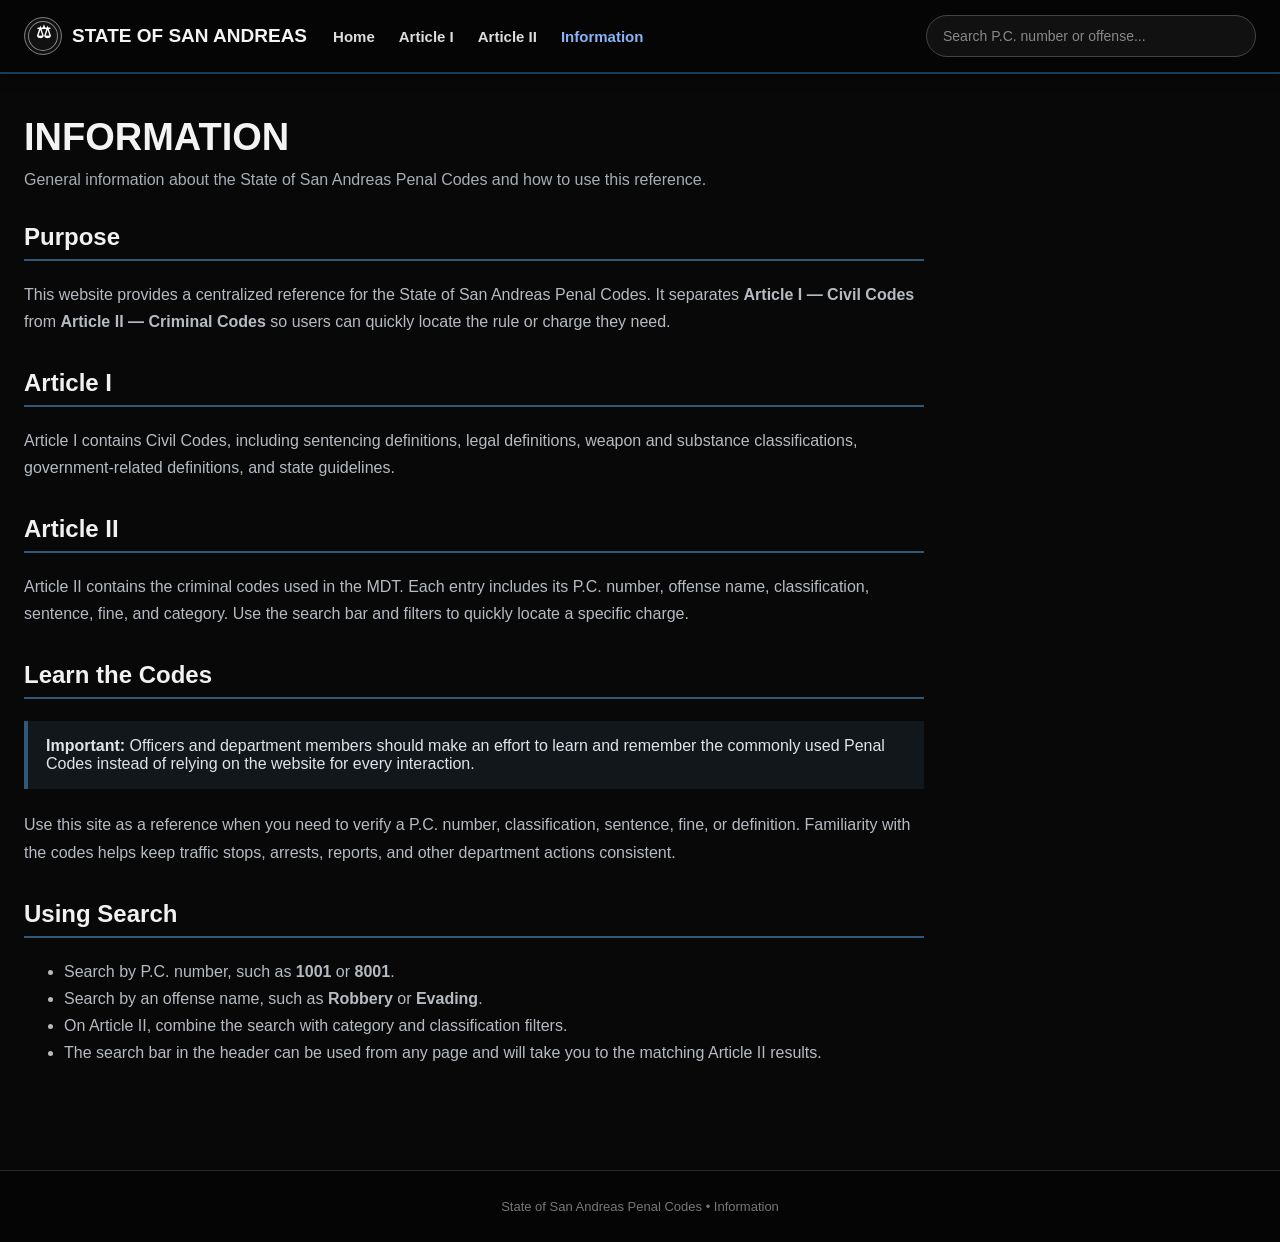
<file: information.html>
<!DOCTYPE html>
<html lang="en">
<head>
<meta charset="UTF-8"><meta name="viewport" content="width=device-width,initial-scale=1">
<title>Information | State of San Andreas Penal Codes</title><link rel="stylesheet" href="styles.css">
</head>
<body>
<header class="site-header"><nav class="nav">
<a class="brand" href="index.html"><span class="brand-mark">SA</span><span>STATE OF SAN ANDREAS</span></a>
<button class="menu-toggle" aria-label="Open menu" onclick="document.querySelector('.nav-links').classList.toggle('open')">☰</button>
<div class="nav-links"><a href="index.html">Home</a><a href="article1.html">Article I</a><a href="article2.html">Article II</a><a class="active" href="information.html">Information</a></div>
<input class="global-search" id="globalSearch" type="search" placeholder="Search P.C. number or offense..." aria-label="Search Penal Code">
</nav></header>
<main class="page">
<h1 class="page-title">INFORMATION</h1>
<p class="page-lead">General information about the State of San Andreas Penal Codes and how to use this reference.</p>
<section class="info-block"><h2>Purpose</h2><p>This website provides a centralized reference for the State of San Andreas Penal Codes. It separates <strong>Article I — Civil Codes</strong> from <strong>Article II — Criminal Codes</strong> so users can quickly locate the rule or charge they need.</p></section>
<section class="info-block"><h2>Article I</h2><p>Article I contains Civil Codes, including sentencing definitions, legal definitions, weapon and substance classifications, government-related definitions, and state guidelines.</p></section>
<section class="info-block"><h2>Article II</h2><p>Article II contains the criminal codes used in the MDT. Each entry includes its P.C. number, offense name, classification, sentence, fine, and category. Use the search bar and filters to quickly locate a specific charge.</p></section>
<section class="info-block"><h2>Learn the Codes</h2><div class="notice"><strong>Important:</strong> Officers and department members should make an effort to learn and remember the commonly used Penal Codes instead of relying on the website for every interaction.</div><p>Use this site as a reference when you need to verify a P.C. number, classification, sentence, fine, or definition. Familiarity with the codes helps keep traffic stops, arrests, reports, and other department actions consistent.</p></section>
<section class="info-block"><h2>Using Search</h2><ul><li>Search by P.C. number, such as <strong>1001</strong> or <strong>8001</strong>.</li><li>Search by an offense name, such as <strong>Robbery</strong> or <strong>Evading</strong>.</li><li>On Article II, combine the search with category and classification filters.</li><li>The search bar in the header can be used from any page and will take you to the matching Article II results.</li></ul></section>
</main>
<footer class="footer">State of San Andreas Penal Codes • Information</footer>
<script>document.getElementById('globalSearch').addEventListener('keydown',e=>{if(e.key==='Enter'&&e.target.value.trim())location.href='article2.html?q='+encodeURIComponent(e.target.value.trim())});</script>
</body>
</html>
</file>
<file: styles.css>
*{box-sizing:border-box}html{scroll-behavior:smooth}body{margin:0;background:#080808;color:#f1f1f1;font-family:Arial,Helvetica,sans-serif}.site-header{position:sticky;top:0;z-index:100;background:#050505;border-bottom:2px solid #173b5d;box-shadow:0 2px 10px rgba(0,0,0,.55)}.nav{min-height:72px;padding:10px 24px;display:flex;align-items:center;gap:26px}.brand{display:flex;align-items:center;gap:10px;text-decoration:none;color:#f4f4f4;font-weight:800;font-size:19px;white-space:nowrap}.brand-mark{width:38px;height:38px;border:1px solid #777;border-radius:50%;display:grid;place-items:center;font-size:10px;font-weight:900;letter-spacing:-1px;background:#111;color:#fff;box-shadow:inset 0 0 0 3px #111,inset 0 0 0 4px #888}.brand-mark:before{content:'⚖';font-size:17px}.brand-mark{font-size:0}.nav-links{display:flex;align-items:center;gap:24px}.nav-links a{color:#ddd;text-decoration:none;font-weight:600;font-size:15px}.nav-links a:hover,.nav-links a.active{color:#8ab4f8}.global-search{margin-left:auto;width:min(330px,32vw);height:42px;border:1px solid #444;border-radius:22px;padding:0 16px;font-size:14px;outline:none;background:#111;color:#eee}.global-search::placeholder{color:#888}.global-search:focus{border-color:#587ea8;box-shadow:0 0 0 2px rgba(88,126,168,.16)}.menu-toggle{display:none;border:1px solid #555;background:#111;color:#eee;border-radius:6px;padding:8px 10px;font-size:18px}.page{max-width:1400px;margin:0 auto;padding:42px 24px 70px}.hero-home{min-height:calc(100vh - 73px);display:flex;align-items:center;justify-content:center;text-align:center;padding:50px 20px;background:#080808}.seal{width:310px;height:310px;display:block;margin:0 auto 32px;filter:drop-shadow(0 8px 18px rgba(0,0,0,.7))}.home-title{font-size:clamp(40px,6vw,76px);line-height:1.02;margin:0;color:#f5f5f5;font-weight:900;letter-spacing:-2px}.home-subtitle{font-size:18px;letter-spacing:3px;color:#9ea7b1;font-weight:700;margin:24px 0 0}.page-title{font-size:38px;margin:0 0 8px;font-weight:800;color:#f3f3f3}.page-lead{color:#a7adb5;line-height:1.6;margin:0 0 30px}.section-title{font-size:25px;margin:42px 0 14px;padding-bottom:10px;border-bottom:2px solid #315779;color:#f1f1f1}.code-table-wrap{overflow:auto;border:1px solid #333;border-radius:4px;background:#0d0d0d;box-shadow:0 8px 20px rgba(0,0,0,.25)}.code-table{width:100%;border-collapse:collapse;min-width:850px;background:#111;color:#e7e7e7}.code-table th{background:#555;color:#fff;text-align:left;padding:12px 13px;font-size:13px;white-space:nowrap;border-bottom:1px solid #777}.code-table td{padding:11px 13px;border-bottom:1px solid #303030;vertical-align:top;line-height:1.45}.code-table tr:nth-child(even){background:#151515}.code-table tr:hover{background:#1d1d1d}.pc{font-weight:900;white-space:nowrap;color:#8ab4f8}.classification{font-weight:700;white-space:nowrap}.badge{display:inline-block;padding:4px 9px;border-radius:3px;font-size:12px;font-weight:800;line-height:1.1}.badge.felony{background:#6d252a;color:#ffb5b9}.badge.misdemeanor{background:#765a20;color:#ffe3a3}.badge.infraction{background:#234e68;color:#b9e3ff}.toolbar{display:grid;grid-template-columns:minmax(280px,1fr) 1fr 1fr;gap:10px;margin:20px 0}.toolbar input,.toolbar select{height:44px;border:1px solid #444;border-radius:5px;padding:0 12px;background:#111;color:#eee;font-size:14px;outline:none}.toolbar input::placeholder{color:#888}.toolbar input:focus,.toolbar select:focus{border-color:#587ea8}.toolbar select option{background:#111;color:#eee}.stats{display:flex;gap:10px;flex-wrap:wrap;margin:12px 0 22px}.stat{border:1px solid #333;border-radius:5px;padding:11px 15px;min-width:112px;background:#141414}.stat strong{display:block;font-size:21px;color:#8ab4f8}.stat span{font-size:12px;color:#a2a8b0}.info-block{max-width:900px;margin-bottom:34px}.info-block h2{font-size:24px;border-bottom:2px solid #315779;padding-bottom:8px;color:#f1f1f1}.info-block p,.info-block li{line-height:1.7;color:#b6bbc2}.notice{border-left:4px solid #315779;background:#12171c;padding:16px 18px;margin:22px 0;color:#dfe4e8}.footer{border-top:1px solid #292929;text-align:center;padding:28px 20px;color:#777;font-size:13px;background:#050505}.empty{text-align:center;padding:30px;color:#8d949c}@media(max-width:900px){.nav{gap:12px}.nav-links{gap:14px}.global-search{width:240px}}@media(max-width:700px){.nav{padding:10px 14px;flex-wrap:wrap}.brand{font-size:16px}.menu-toggle{display:block;margin-left:auto}.nav-links{display:none;width:100%;flex-direction:column;align-items:flex-start;padding:10px 0}.nav-links.open{display:flex}.global-search{order:3;width:100%;margin:0}.hero-home{min-height:calc(100vh - 125px)}.seal{width:245px;height:245px}.home-title{font-size:42px}.toolbar{grid-template-columns:1fr}.page{padding:30px 14px 55px}.page-title{font-size:30px}.code-table{min-width:760px}}
</file>
